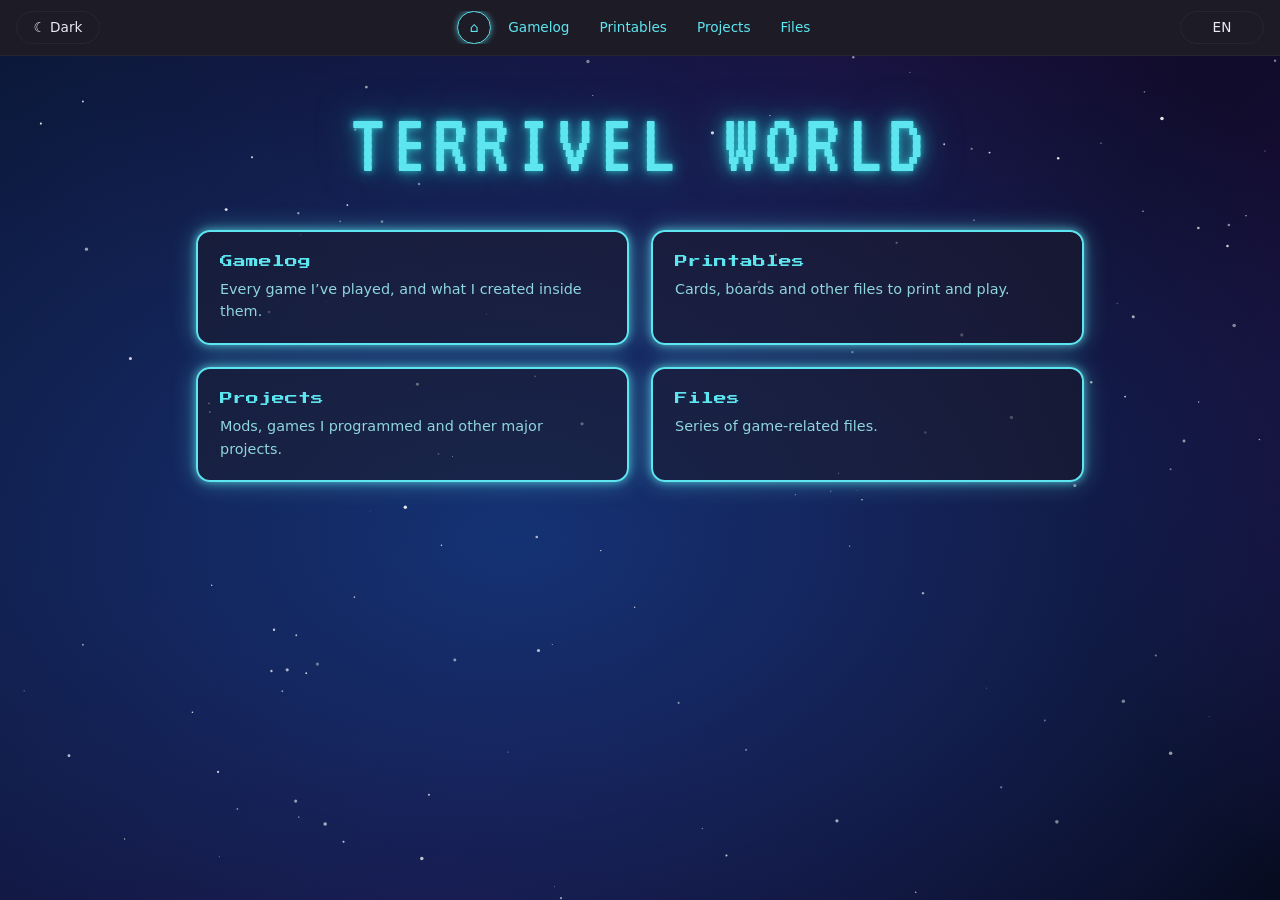
<file: index.html>
<!DOCTYPE html>
<html lang="pt-BR"><head><meta charset="utf-8">
<meta name="viewport" content="width=device-width, initial-scale=1, viewport-fit=cover">
<title>Terrivel World</title>
<script>try{document.documentElement.dataset.theme=localStorage.getItem('tw-theme')==='light'?'light':'dark'}catch(e){document.documentElement.dataset.theme='dark'}</script>
<link rel="preconnect" href="https://fonts.googleapis.com"><link rel="preconnect" href="https://fonts.gstatic.com" crossorigin><link rel="stylesheet" href="https://fonts.googleapis.com/css2?family=Press+Start+2P&family=Silkscreen&family=VT323&family=Merriweather:ital,wght@0,400;0,700;1,400;1,700&display=swap">
<link rel="stylesheet" href="main/estilo.css">
</head>
<body data-page="index" data-root="">
<div id="bg"></div><canvas id="stars"></canvas>
<header id="topbar"></header>
<main class="home">
<h1>TERRIVEL WORLD</h1>
<div class="hub" id="hub"></div>
</main>
<script src="main/site.js"></script>
<script>if(typeof TW==='undefined'){document.body.insertAdjacentHTML('beforeend','<p style="font:16px/1.5 sans-serif;max-width:560px;margin:24px auto;padding:16px;border:2px solid #c00;color:#000;background:#fff">Os arquivos da pasta <b>main</b> (estilo.css e site.js) não foram encontrados em <code>main/</code>. Confira se a pasta <b>main</b> está no repositório, ao lado do index.html, com o nome em letras minúsculas.</p>')}</script>
<script>
function hub(){const b=TW.lang==='br';
 document.getElementById('hub').innerHTML=TW.MENU.filter(m=>!m.nav).map(m=>{const t=b?m.pt:m.en,d=b?m.dpt:m.den;
  return m.ok?`<a class="hubcard" href="${TW.root+m.href}"><b>${t}</b><span>${d}</span></a>`
   :`<div class="hubcard off" aria-disabled="true"><b>${t}</b><span>${d}</span><small>${b?'Em breve':'Coming soon'}</small></div>`}).join('')}
TW.on(hub);hub();
</script>
</body></html>
</file>
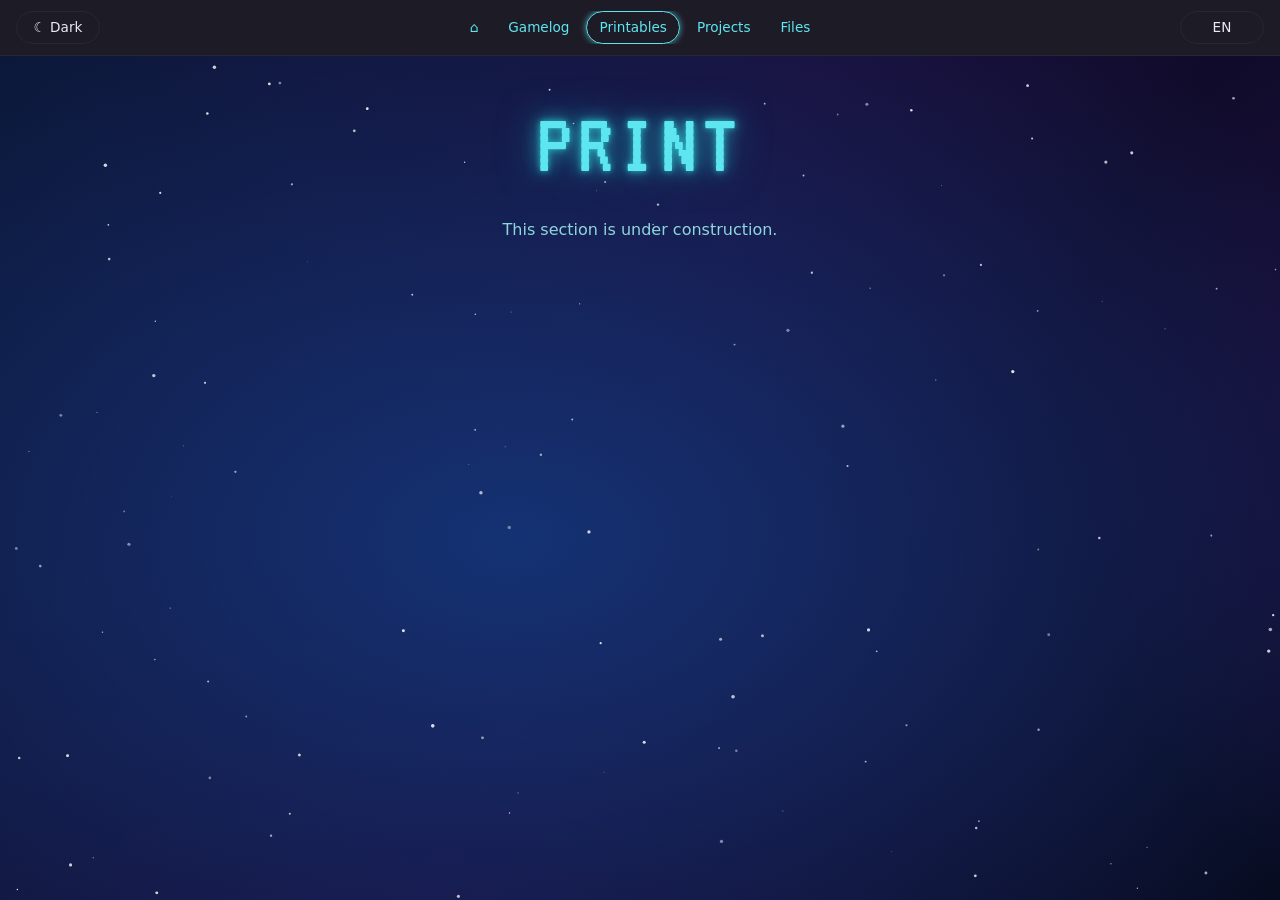
<file: print.html>
<!DOCTYPE html>
<html lang="pt-BR"><head><meta charset="utf-8">
<meta name="viewport" content="width=device-width, initial-scale=1, viewport-fit=cover">
<title>Print – Terrivel World</title>
<script>try{document.documentElement.dataset.theme=localStorage.getItem('tw-theme')==='light'?'light':'dark'}catch(e){document.documentElement.dataset.theme='dark'}</script>
<link rel="preconnect" href="https://fonts.googleapis.com"><link rel="preconnect" href="https://fonts.gstatic.com" crossorigin><link rel="stylesheet" href="https://fonts.googleapis.com/css2?family=Press+Start+2P&family=Silkscreen&family=VT323&family=Merriweather:ital,wght@0,400;0,700;1,400;1,700&display=swap">
<link rel="stylesheet" href="../main/estilo.css">
</head>
<body data-page="print" data-root="../">
<div id="bg"></div><canvas id="stars"></canvas>
<header id="topbar"></header>
<main>
<h1>PRINT</h1>
<p class="soon" data-pt="Esta seção está em construção." data-en="This section is under construction.">Esta seção está em construção.</p>
</main>
<script src="../main/site.js"></script>
<script>if(typeof TW==='undefined'){document.body.insertAdjacentHTML('beforeend','<p style="font:16px/1.5 sans-serif;max-width:560px;margin:24px auto;padding:16px;border:2px solid #c00;color:#000;background:#fff">Os arquivos da pasta <b>main</b> (estilo.css e site.js) não foram encontrados em <code>../main/</code>. Confira se a pasta <b>main</b> está no repositório, ao lado do index.html, com o nome em letras minúsculas.</p>')}</script>
</body></html>
</file>
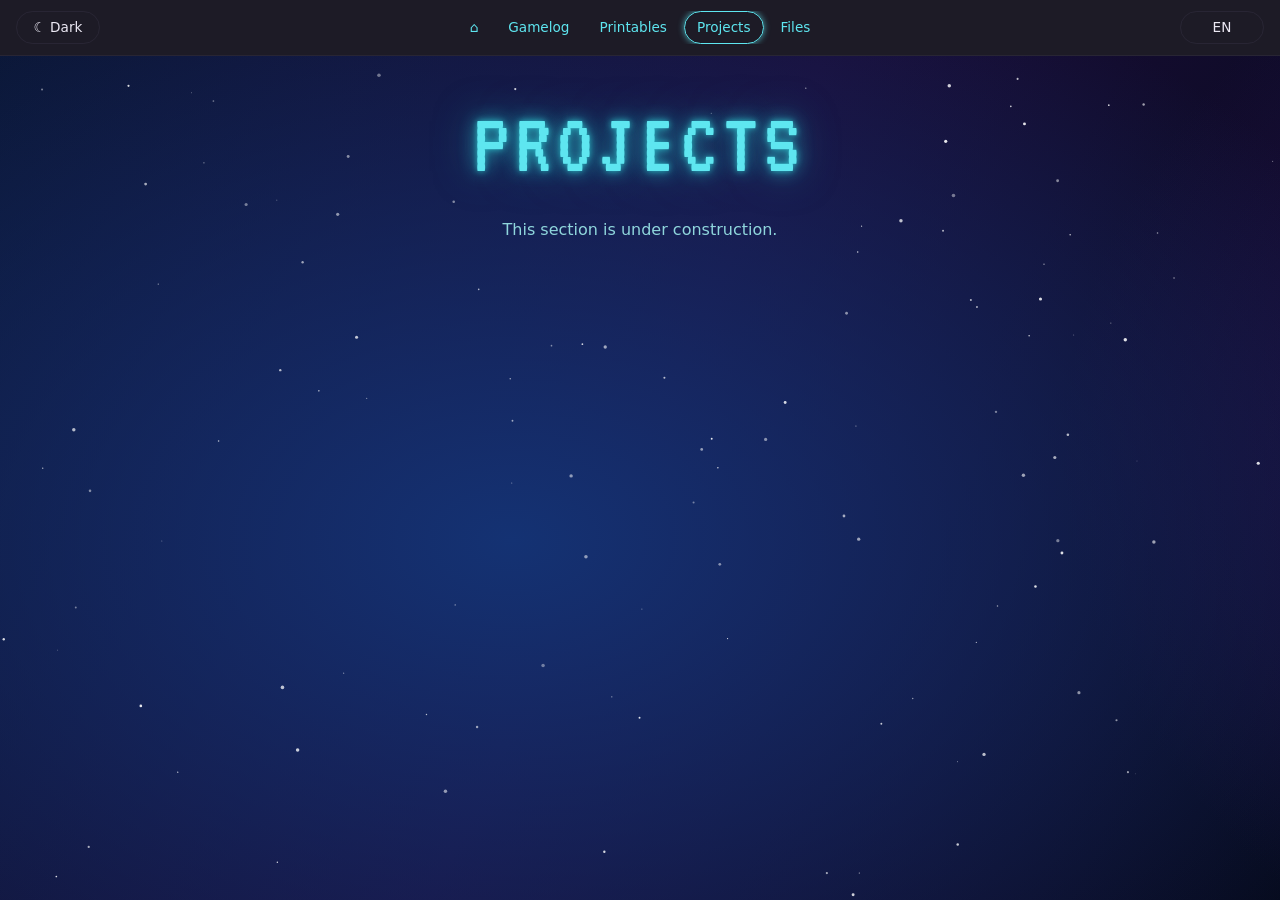
<file: projects.html>
<!DOCTYPE html>
<html lang="pt-BR"><head><meta charset="utf-8">
<meta name="viewport" content="width=device-width, initial-scale=1, viewport-fit=cover">
<title>Projects – Terrivel World</title>
<script>try{document.documentElement.dataset.theme=localStorage.getItem('tw-theme')==='light'?'light':'dark'}catch(e){document.documentElement.dataset.theme='dark'}</script>
<link rel="preconnect" href="https://fonts.googleapis.com"><link rel="preconnect" href="https://fonts.gstatic.com" crossorigin><link rel="stylesheet" href="https://fonts.googleapis.com/css2?family=Press+Start+2P&family=Silkscreen&family=VT323&family=Merriweather:ital,wght@0,400;0,700;1,400;1,700&display=swap">
<link rel="stylesheet" href="../main/estilo.css">
</head>
<body data-page="projects" data-root="../">
<div id="bg"></div><canvas id="stars"></canvas>
<header id="topbar"></header>
<main>
<h1>PROJECTS</h1>
<p class="soon" data-pt="Esta seção está em construção." data-en="This section is under construction.">Esta seção está em construção.</p>
</main>
<script src="../main/site.js"></script>
<script>if(typeof TW==='undefined'){document.body.insertAdjacentHTML('beforeend','<p style="font:16px/1.5 sans-serif;max-width:560px;margin:24px auto;padding:16px;border:2px solid #c00;color:#000;background:#fff">Os arquivos da pasta <b>main</b> (estilo.css e site.js) não foram encontrados em <code>../main/</code>. Confira se a pasta <b>main</b> está no repositório, ao lado do index.html, com o nome em letras minúsculas.</p>')}</script>
</body></html>
</file>
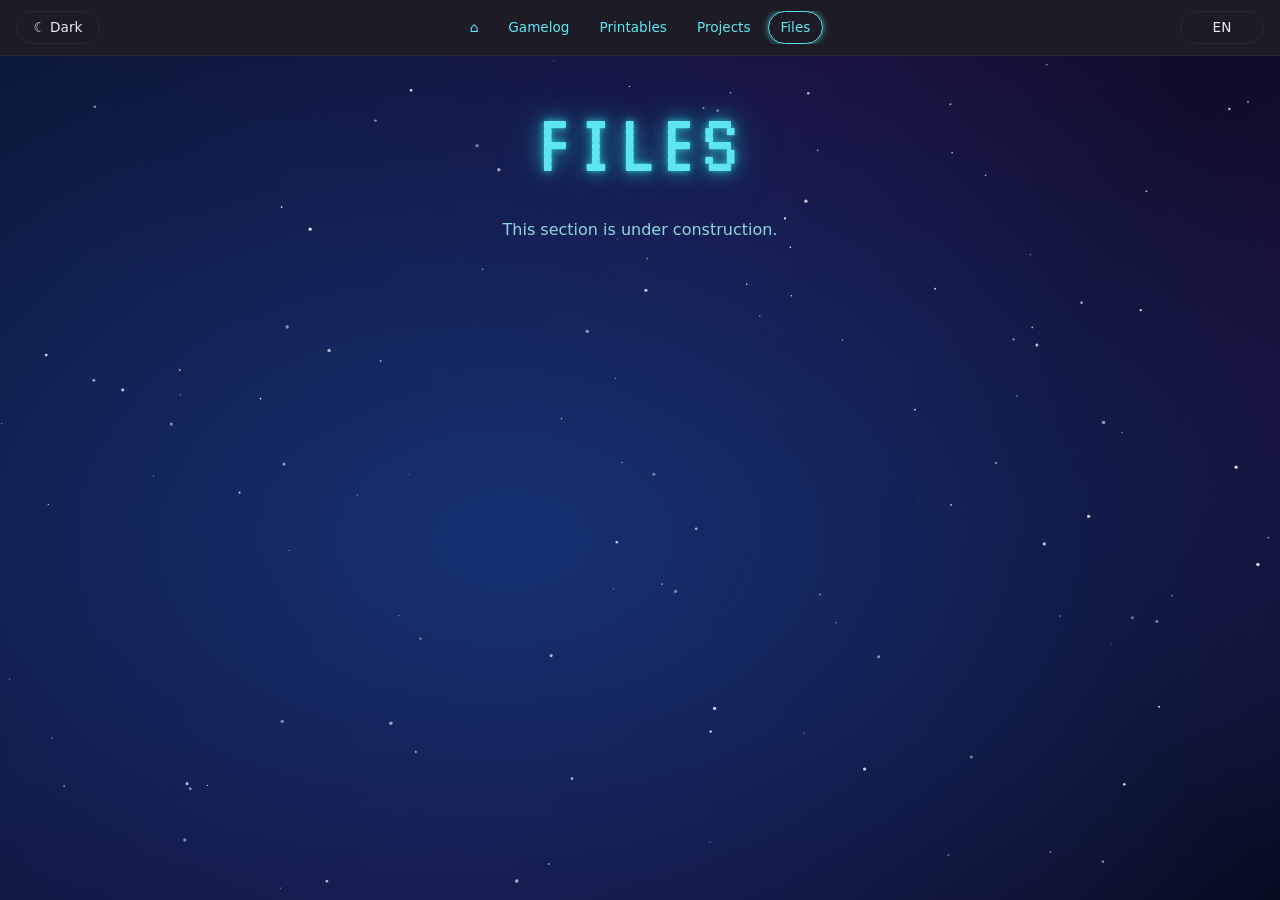
<file: files/files.html>
<!DOCTYPE html>
<html lang="pt-BR"><head><meta charset="utf-8">
<meta name="viewport" content="width=device-width, initial-scale=1, viewport-fit=cover">
<title>Files – Terrivel World</title>
<script>try{document.documentElement.dataset.theme=localStorage.getItem('tw-theme')==='light'?'light':'dark'}catch(e){document.documentElement.dataset.theme='dark'}</script>
<link rel="preconnect" href="https://fonts.googleapis.com"><link rel="preconnect" href="https://fonts.gstatic.com" crossorigin><link rel="stylesheet" href="https://fonts.googleapis.com/css2?family=Press+Start+2P&family=Silkscreen&family=VT323&family=Merriweather:ital,wght@0,400;0,700;1,400;1,700&display=swap">
<link rel="stylesheet" href="../main/estilo.css">
</head>
<body data-page="files" data-root="../">
<div id="bg"></div><canvas id="stars"></canvas>
<header id="topbar"></header>
<main>
<h1>FILES</h1>
<p class="soon" data-pt="Esta seção está em construção." data-en="This section is under construction.">Esta seção está em construção.</p>
</main>
<script src="../main/site.js"></script>
<script>if(typeof TW==='undefined'){document.body.insertAdjacentHTML('beforeend','<p style="font:16px/1.5 sans-serif;max-width:560px;margin:24px auto;padding:16px;border:2px solid #c00;color:#000;background:#fff">Os arquivos da pasta <b>main</b> (estilo.css e site.js) não foram encontrados em <code>../main/</code>. Confira se a pasta <b>main</b> está no repositório, ao lado do index.html, com o nome em letras minúsculas.</p>')}</script>
</body></html>
</file>
<file: main/estilo.css>
/* Estilo compartilhado do site Terrivel World (todas as páginas) */
:root{--bg:#f3f1ec;--panel:#fff;--side:#ebe8e1;--ink:#1d1b22;--mute:#6b6676;--line:#d9d5cc;--acc:#5b3fd1;--accink:#fff;--ph:#e3dfd6;--g1:#ffd3e6;--g2:#d6f8ff;--star:#8c8c99;--cy:#02b6d3;--cym:#4fb0c1;
box-sizing:border-box;padding-top:env(safe-area-inset-top,0px);padding-bottom:env(safe-area-inset-bottom,0px)}
@media (prefers-color-scheme:dark){:root:not([data-theme="light"]){color-scheme:dark;--bg:#14131a;--panel:#1d1b26;--side:#262333;--ink:#ece9f4;--mute:#9a95aa;--line:#34304380;--acc:#9a85ff;--accink:#14131a;--ph:#2b2838;--g1:#0b1a40;--g2:#2c0f4f;--star:#fff;--cy:#5ee6f0;--cym:#8fd6dc}}
:root[data-theme="dark"]{color-scheme:dark;--bg:#14131a;--panel:#1d1b26;--side:#262333;--ink:#ece9f4;--mute:#9a95aa;--line:#34304380;--acc:#9a85ff;--accink:#14131a;--ph:#2b2838;--g1:#0b1a40;--g2:#2c0f4f;--star:#fff;--cy:#5ee6f0;--cym:#8fd6dc}
html{background:var(--bg);scroll-padding-top:calc(72px + env(safe-area-inset-top,0px))}
*{box-sizing:border-box}
#bg,#stars{position:fixed;inset:0;width:100%;height:100%;pointer-events:none}#bg{z-index:-2;background:linear-gradient(115deg,var(--g1),var(--g2),var(--g1));background-size:300% 300%;animation:drift 50s ease-in-out infinite alternate}#stars{z-index:-1}@keyframes drift{from{background-position:0% 50%}to{background-position:100% 50%}}
:root[data-theme="light"] #bg{background:radial-gradient(55% 50% at 20% 30%,#ffbfdc 0%,#ffbfdc00 70%),radial-gradient(55% 55% at 80% 25%,#cdb8ff 0%,#cdb8ff00 70%),radial-gradient(60% 50% at 55% 85%,#ffffff 0%,#ffffff00 70%),linear-gradient(115deg,#ffe1f0,#ede3ff,#fff);background-size:200% 200%,200% 200%,200% 200%,100% 100%;animation:aurora 45s ease-in-out infinite alternate}
@keyframes aurora{from{background-position:0% 0%,100% 0%,40% 100%,0 0}to{background-position:100% 100%,0% 100%,60% 0%,0 0}}
:root{--aL:radial-gradient(55% 50% at 20% 30%,#ffbfdc 0%,#ffbfdc00 70%),radial-gradient(55% 55% at 80% 25%,#cdb8ff 0%,#cdb8ff00 70%),radial-gradient(60% 50% at 55% 85%,#ffffff 0%,#ffffff00 70%),linear-gradient(115deg,#ffe1f0,#ede3ff,#fff);--aD:radial-gradient(55% 50% at 20% 30%,#143273 0%,#14327300 70%),radial-gradient(55% 55% at 80% 25%,#3d1672 0%,#3d167200 70%),radial-gradient(60% 50% at 55% 85%,#02040d 0%,#02040d00 70%),linear-gradient(115deg,#0a1634,#1a0d38,#060a1c)}
:root[data-theme="light"] #bg,:root[data-theme="dark"] .lorep{background:var(--aL);background-size:200% 200%,200% 200%,200% 200%,100% 100%;animation:aurora 45s ease-in-out infinite alternate}
:root[data-theme="dark"] #bg,:root[data-theme="light"] .lorep{background:var(--aD);background-size:200% 200%,200% 200%,200% 200%,100% 100%;animation:aurora 45s ease-in-out infinite alternate}
@media (prefers-reduced-motion:reduce){:root[data-theme] #bg,:root[data-theme] .lorep{animation:none}}
@media (prefers-reduced-motion:reduce){:root[data-theme="light"] #bg{animation:none}}@media (prefers-reduced-motion:reduce){#bg{animation:none}}
body{margin:0;background:transparent;color:var(--ink);font:16px/1.55 system-ui,-apple-system,"Segoe UI",Roboto,sans-serif}
body::before{content:"";position:fixed;inset:0 0 auto;height:env(safe-area-inset-top,0px);background:var(--panel);z-index:10}
#topbar{position:fixed;top:env(safe-area-inset-top,0px);left:0;right:0;height:56px;background:var(--panel);border-bottom:1px solid var(--line);z-index:11;display:flex;align-items:center;justify-content:space-between;padding:0 16px}
.tb{font:inherit;font-size:.85rem;min-width:84px;padding:5px 14px;border:1px solid var(--line);border-radius:99px;background:transparent;color:var(--ink);cursor:pointer}.tb:hover{border-color:var(--acc);color:var(--acc)}
main{max-width:920px;margin:0 auto;padding:56px 16px 64px}
h1{font:400 5.6rem/1.2 "VT323",ui-monospace,monospace;letter-spacing:.06em;text-align:center;margin:44px 0 24px}
.lang{display:flex;justify-content:center;gap:4px;margin-bottom:40px}
.lang button{font:inherit;font-size:.85rem;padding:4px 14px;border:1px solid var(--line);background:transparent;color:var(--mute);cursor:pointer}
.lang button:first-child{border-radius:99px 0 0 99px}.lang button:last-child{border-radius:0 99px 99px 0}
.lang button[aria-pressed=true]{background:var(--acc);color:var(--accink);border-color:var(--acc)}
:focus-visible{outline:2px solid var(--acc);outline-offset:2px}
.game{margin-bottom:56px;container:g/inline-size}
.card{container:c/inline-size}
.tiles{display:grid;grid-template-columns:repeat(auto-fill,minmax(230px,1fr));gap:10px;margin-bottom:44px}
.tile{background:var(--panel);border:1px solid var(--line);border-radius:6px;padding:10px 14px}
.tile b{font:700 1rem/1.3 "Palatino Linotype",Palatino,Georgia,serif}.tile a{color:inherit;text-decoration:none}.tile a:hover{text-decoration:underline}
.tile small{display:flex;flex-wrap:wrap;gap:4px 12px;color:var(--mute);font-size:.78rem;margin-top:2px}
.tile p{margin:6px 0 0;font-size:.85rem;color:var(--mute)}
.gtitle{text-align:center;position:relative;z-index:1;margin-bottom:10px}
.gtitle h2{display:inline-block;max-width:100%;margin:0;padding:6px 22px;font:400 1.05rem/1.6 "Press Start 2P",ui-monospace,monospace}
.gtitle img{max-height:84px;max-width:80%;display:inline-block;padding:6px 18px}
.gtitle a{color:inherit;text-decoration:none}.gtitle a:hover h2{text-decoration:underline}
.gmeta{display:grid;grid-template-columns:1fr 1fr 1fr;max-width:460px;margin:6px auto 8px;font-size:.8rem;color:var(--mute)}
.gmeta span:nth-child(2){text-align:center}.gmeta span:nth-child(3){text-align:right}
.gdesc{text-align:center;max-width:620px;margin:6px auto 0}
.card{display:grid;grid-template-columns:minmax(0,1fr) auto;border:calc(2px + 1pt) solid transparent;background:var(--cardbg) padding-box,var(--metal) border-box;background-origin:border-box;margin-top:24px;border-radius:6px;overflow:hidden}
.game .gtitle+.card{margin-top:0}
.main{padding:22px 24px 18px;position:relative;min-height:90px}
.card h3{margin:0 0 6px;font:700 1.15rem/1.3 "Palatino Linotype",Palatino,Georgia,serif}
.sdesc{margin:0 0 18px;color:var(--mute)}
.cr{border-top:1px solid var(--line);padding-top:6px;display:grid;grid-template-columns:auto 1fr;gap:6px 16px;align-items:start}
.cr h4{grid-column:1/-1;margin:0;font-size:1rem}
.cr img,.cr .ph{width:120px;height:120px;object-fit:cover;border-radius:4px}
.cr img{image-rendering:pixelated}
.zoomable{display:block;max-width:100%;margin:16px auto 0;padding:0;border:0;background:none;cursor:zoom-in}
.zoomable img{display:block;max-width:100%;max-height:420px;width:auto;height:auto;margin:0 auto;border-radius:4px}
.zoomable .ph{width:min(100%,360px);height:180px;border-radius:4px}
#zoom{width:fit-content;max-width:96vw;max-height:96vh;padding:0;margin:auto;border:0;background:transparent;overflow:auto}
#zoom img{display:block;max-width:none;margin:0 auto;cursor:zoom-out}
#zoom::backdrop{background:#000c}
#about{width:min(560px,calc(100% - 32px));max-height:86vh;overflow:hidden;padding:0;background:var(--panel);color:var(--cy);border:2px solid var(--cy);border-radius:14px;box-shadow:0 0 8px color-mix(in srgb,var(--gc) 70%,transparent),0 0 24px color-mix(in srgb,var(--gc) 40%,transparent);font:1rem/1.65 system-ui,-apple-system,"Segoe UI",Roboto,sans-serif}
#about>div{padding:26px 26px 64px;max-height:calc(86vh - 4px);overflow:auto}
#about p{margin:0 0 14px}
#about button{position:absolute;right:14px;bottom:14px;margin:0;color:var(--cy);border-color:var(--cy);background:var(--panel)}
#about::backdrop{background:#000a}
.ph{background:var(--ph);color:var(--mute);font-size:.72rem;display:flex;align-items:center;justify-content:center;text-align:center;padding:6px;word-break:break-all}
.cr p{margin:0}
.lorebtn{position:absolute;right:14px;bottom:12px;width:32px;height:32px;padding:0;border:0;background:transparent;color:var(--cy);cursor:pointer;line-height:0;filter:drop-shadow(0 0 3px color-mix(in srgb,var(--gc) 80%,transparent)) drop-shadow(0 0 9px color-mix(in srgb,var(--gc) 45%,transparent));transition:filter .2s ease}
.lorebtn svg{display:block}
.lorebtn:hover,.lorebtn[aria-expanded=true]{filter:drop-shadow(0 0 4px var(--gc)) drop-shadow(0 0 12px color-mix(in srgb,var(--gc) 70%,transparent)) drop-shadow(0 0 22px color-mix(in srgb,var(--gc) 40%,transparent))}

.main.haslore{padding-bottom:56px}
aside{grid-column:2;grid-row:2;width:210px;background:color-mix(in srgb,var(--panel) 50%,transparent);border:2px solid var(--cy);border-radius:14px;box-shadow:0 0 8px color-mix(in srgb,var(--gc) 70%,transparent),0 0 24px color-mix(in srgb,var(--gc) 40%,transparent);padding:18px 16px;font-size:.88rem;display:flex;flex-direction:column;gap:16px}
aside b{display:block;font-size:.8rem;color:var(--mute);margin-bottom:2px}
aside a{color:var(--acc);word-break:break-all;display:block}
aside span{word-break:break-all;display:block}
aside small{display:block;color:var(--mute);margin-top:2px}
dialog{max-width:520px;width:calc(100% - 32px);background:var(--panel);color:var(--ink);border:1px solid var(--acc);border-radius:6px;padding:24px;font-family:"Palatino Linotype",Palatino,Georgia,serif;font-size:1.05rem}
dialog::backdrop{background:#000a}
dialog button{font:inherit;font-size:.85rem;margin-top:16px;padding:4px 16px;background:transparent;color:var(--acc);border:1px solid var(--acc);border-radius:99px;cursor:pointer}

.game{color:var(--cy)}
.game .gmeta,.card .sdesc,.cw aside b,.cw aside small{color:var(--cym)}
.cw aside a{color:var(--cy);text-decoration:underline;display:inline}
.cw aside .lks{line-height:1.7}.cw aside .lks span{display:inline}
.sep{font-style:normal;margin:0 .5em;opacity:.7}
.cw{margin-top:24px;display:grid;grid-template-columns:minmax(0,1fr) auto;column-gap:20px;align-items:start}.cw .card{margin-top:0;grid-column:1;grid-row:2}
.tab{grid-column:1;grid-row:1;justify-self:start;position:relative;z-index:1;display:inline-block;max-width:100%;margin:0 0 calc(-2px - 1pt) 15px;padding:calc(7px + 2px + 1pt) calc(18px + 2px + 1pt) 7px;border:0;background:var(--metal);clip-path:polygon(0 0,calc(100% - 24px) 0,100% 24px,100% 100%,0 100%);border-radius:10px 0 0 0;font:italic 700 .9rem/1.3 "Merriweather",Georgia,serif}
.tab::before{content:"";position:absolute;inset:calc(2px + 1pt) calc(2px + 1pt) 0;z-index:-1;background:var(--panel);clip-path:polygon(0 0,calc(100% - 22px) 0,100% 22px,100% 100%,0 100%);border-radius:7px 0 0 0}
.card.hastab{border-top-left-radius:6px}
.gdesc+.gdesc{margin-top:10px}
.game .gdesc{color:var(--cym)}
.main>.sdesc{margin-bottom:8px}.main>.sdesc:last-of-type{margin-bottom:18px}
.cdesc p+p{margin-top:8px}
.main>.sdesc{position:relative;padding-left:1.1em}

.card .sdesc{font-size:calc(1rem - 1pt);font-style:italic;font-family:"Merriweather",Georgia,serif;line-height:1.6}
.card.hastab .main{padding-top:12px}
.game .gmeta{font-family:"Silkscreen",ui-monospace,monospace}
.game .gmeta{font-size:.8rem}
.game .gmeta{display:flex;flex-wrap:wrap;justify-content:center;align-items:center;max-width:640px}
.gmeta .dot{font-style:normal;margin:0 .7em;opacity:.8}
.game .gmeta.tri{display:grid;grid-template-columns:1fr auto 1fr}
.gmeta.tri .gl{text-align:right}.gmeta.tri .gc{text-align:center}.gmeta.tri .gr{text-align:left}
.game .gmeta{margin:-14px auto 16px}

:root{--gc:#00c8e6}:root[data-theme="dark"]{--gc:#5ee6f0}
:root{--metal:linear-gradient(135deg,#d9d5cc 0%,#00778a 18%,#d9d5cc 34%,#005f70 52%,#d9d5cc 70%,#008296 86%,#d9d5cc 100%)}
:root[data-theme="dark"]{--metal:linear-gradient(135deg,#4a4560 0%,#1fa3b4 18%,#3a3550 34%,#177f8d 52%,#4a4560 70%,#2db4c4 86%,#343043 100%)}
:root{--cardbg:linear-gradient(135deg,#ffffff 0%,#e3f9fd 18%,#ffffff 34%,#e3f9fd 52%,#ffffff 70%,#e3f9fd 86%,#ffffff 100%)}
:root[data-theme="dark"]{--cardbg:linear-gradient(135deg,#1d1b26 0%,#22394a 18%,#1d1b26 34%,#22394a 52%,#1d1b26 70%,#22394a 86%,#1d1b26 100%)}
h1{text-shadow:0 0 8px color-mix(in srgb,var(--gc) 70%,transparent),0 0 24px color-mix(in srgb,var(--gc) 40%,transparent)}
.gtitle h2{text-shadow:0 0 4px var(--cyd),0 0 10px color-mix(in srgb,var(--cyd) 85%,transparent),0 0 22px color-mix(in srgb,var(--cyd) 55%,transparent)}
.gtitle img{filter:drop-shadow(0 0 4px var(--cyd)) drop-shadow(0 0 10px color-mix(in srgb,var(--cyd) 85%,transparent)) drop-shadow(0 0 22px color-mix(in srgb,var(--cyd) 55%,transparent))}
:root{--cyd:#0189a0}:root[data-theme="dark"]{--cyd:#2ab5c2}
main h1{line-height:1;color:var(--cy);text-shadow:0 0 6px var(--cyd),0 0 18px color-mix(in srgb,var(--cyd) 85%,transparent),0 0 40px color-mix(in srgb,var(--cyd) 55%,transparent)}
.tools{display:flex;gap:10px;flex-wrap:wrap;justify-content:center;align-items:center;margin:0 auto 36px;max-width:640px}
.tools input,.tools select,.tools button{font:inherit;font-size:.9rem;background:var(--panel);color:var(--ink);border:1px solid var(--line);border-radius:99px;padding:8px 16px}
.tools input{flex:1 1 220px}
.tools button{color:var(--cy);font-weight:700;cursor:pointer;min-width:44px}
.tools button:hover{border-color:var(--cy)}
#count{font-size:.8rem;color:var(--mute);min-width:70px;text-align:center}
hr.letter{border:0;border-top:1px solid var(--line);margin:8px 0 40px}
.game.bare{margin-bottom:28px}
.cross{color:#d0211f;font-weight:700;font-size:1.15em;line-height:1}
:root[data-theme="dark"] .cross{color:#ff5c5c}
#top{position:fixed;right:16px;bottom:calc(16px + env(safe-area-inset-bottom,0px));z-index:12;background:var(--panel);box-shadow:0 2px 10px #0004}
.lorep{--lg1:#0b1a40;--lg2:#2c0f4f;--lstar:#fff;--link:#ece9f4;--lacc:#9a85ff;grid-column:1/-1;display:grid;grid-template-rows:0fr;transition:grid-template-rows .5s ease;background:linear-gradient(115deg,var(--lg1),var(--lg2),var(--lg1));background-size:300% 300%;animation:drift 50s ease-in-out infinite alternate;color:var(--link);font:.85rem/1.7 ui-monospace,"SF Mono","Cascadia Mono",Menlo,Consolas,monospace}
:root[data-theme="light"] .lorep{--lg1:#0b1a40;--lg2:#2c0f4f;--lstar:#fff;--link:#ece9f4;--lacc:#9a85ff}
:root[data-theme="dark"] .lorep{--lg1:#ffd3e6;--lg2:#d6f8ff;--lstar:#8c8c99;--link:#1d1b22;--lacc:#5b3fd1}
.lorep>div{overflow:hidden;min-height:0;position:relative}
.lorep canvas{position:absolute;top:0;left:0;pointer-events:none}
.lorep p{position:relative;margin:0;padding:0 28px;white-space:pre-line;opacity:0;transition:opacity .3s ease,padding .5s ease}
.lorep.open{grid-template-rows:1fr;border-top:1px solid var(--lacc)}
.lorep.open p{padding:22px 28px;opacity:1;transition-delay:.15s,0s}
@media (prefers-reduced-motion:reduce){.lorep,.lorep p{transition:none;animation:none}}
@container g (max-width:720px){.cw{grid-template-columns:minmax(0,1fr)}aside{grid-column:1;grid-row:3;width:auto;margin-top:22px;flex-direction:row;flex-wrap:wrap;gap:14px 24px}aside>div{flex:1 1 140px;min-width:0}}
@container c (max-width:640px){.cr{grid-template-columns:1fr}.cr img,.cr .ph{justify-self:center}}
@media (max-width:640px){h1{font-size:4rem}}

/* ---- menu da barra superior ---- */
#menu{display:flex;gap:4px;flex:1;min-width:0;justify-content:center;overflow-x:auto;scrollbar-width:none;padding:0 10px}
#menu::-webkit-scrollbar{display:none}
#menu a,#menu span{font-size:.85rem;padding:5px 12px;border-radius:99px;white-space:nowrap;color:var(--cy);text-decoration:none;border:1px solid transparent}
#menu a:hover{border-color:var(--cy)}
#menu a[aria-current=page]{border-color:var(--cy);box-shadow:0 0 6px color-mix(in srgb,var(--gc) 70%,transparent)}
#menu .off{opacity:.45;cursor:default}
/* ---- página inicial ---- */
main.home h1{text-wrap:balance}
.hub{display:grid;grid-template-columns:repeat(auto-fit,minmax(300px,1fr));gap:22px;margin-top:40px}
.hubcard{display:block;padding:20px 22px;border:2px solid var(--cy);border-radius:14px;background:color-mix(in srgb,var(--panel) 50%,transparent);box-shadow:0 0 8px color-mix(in srgb,var(--gc) 70%,transparent),0 0 24px color-mix(in srgb,var(--gc) 40%,transparent);color:var(--cy);text-decoration:none}
a.hubcard:hover{background:color-mix(in srgb,var(--panel) 70%,transparent)}
.hubcard b{display:block;margin-bottom:6px;font:400 .8rem/1.6 "Press Start 2P",ui-monospace,monospace}
.hubcard span{display:block;color:var(--cym);font-size:.9rem}
.hubcard.off{opacity:.55}
.hubcard small{display:block;margin-top:8px;font-size:.78rem;color:var(--cym)}

/* ---- ajustes ---- */
#menu{justify-content:safe center}
.cw aside a{word-break:normal;overflow-wrap:anywhere}
@media (max-width:640px){#topbar{padding:0 8px}#topbar .tb{min-width:0;padding:5px 10px}#menu{padding:0 4px;gap:0}#menu a,#menu span{padding:5px 8px;font-size:.78rem}}
.cw aside .lks a{display:inline-block;max-width:100%;vertical-align:top}
@media (max-width:480px){#themebtn .tl{display:none}#themebtn{min-width:44px}#langbtn{min-width:44px}#menu a,#menu span{padding:5px 6px}}
.soon{text-align:center;color:var(--cym);font-size:1rem;margin-top:28px}
</file>
